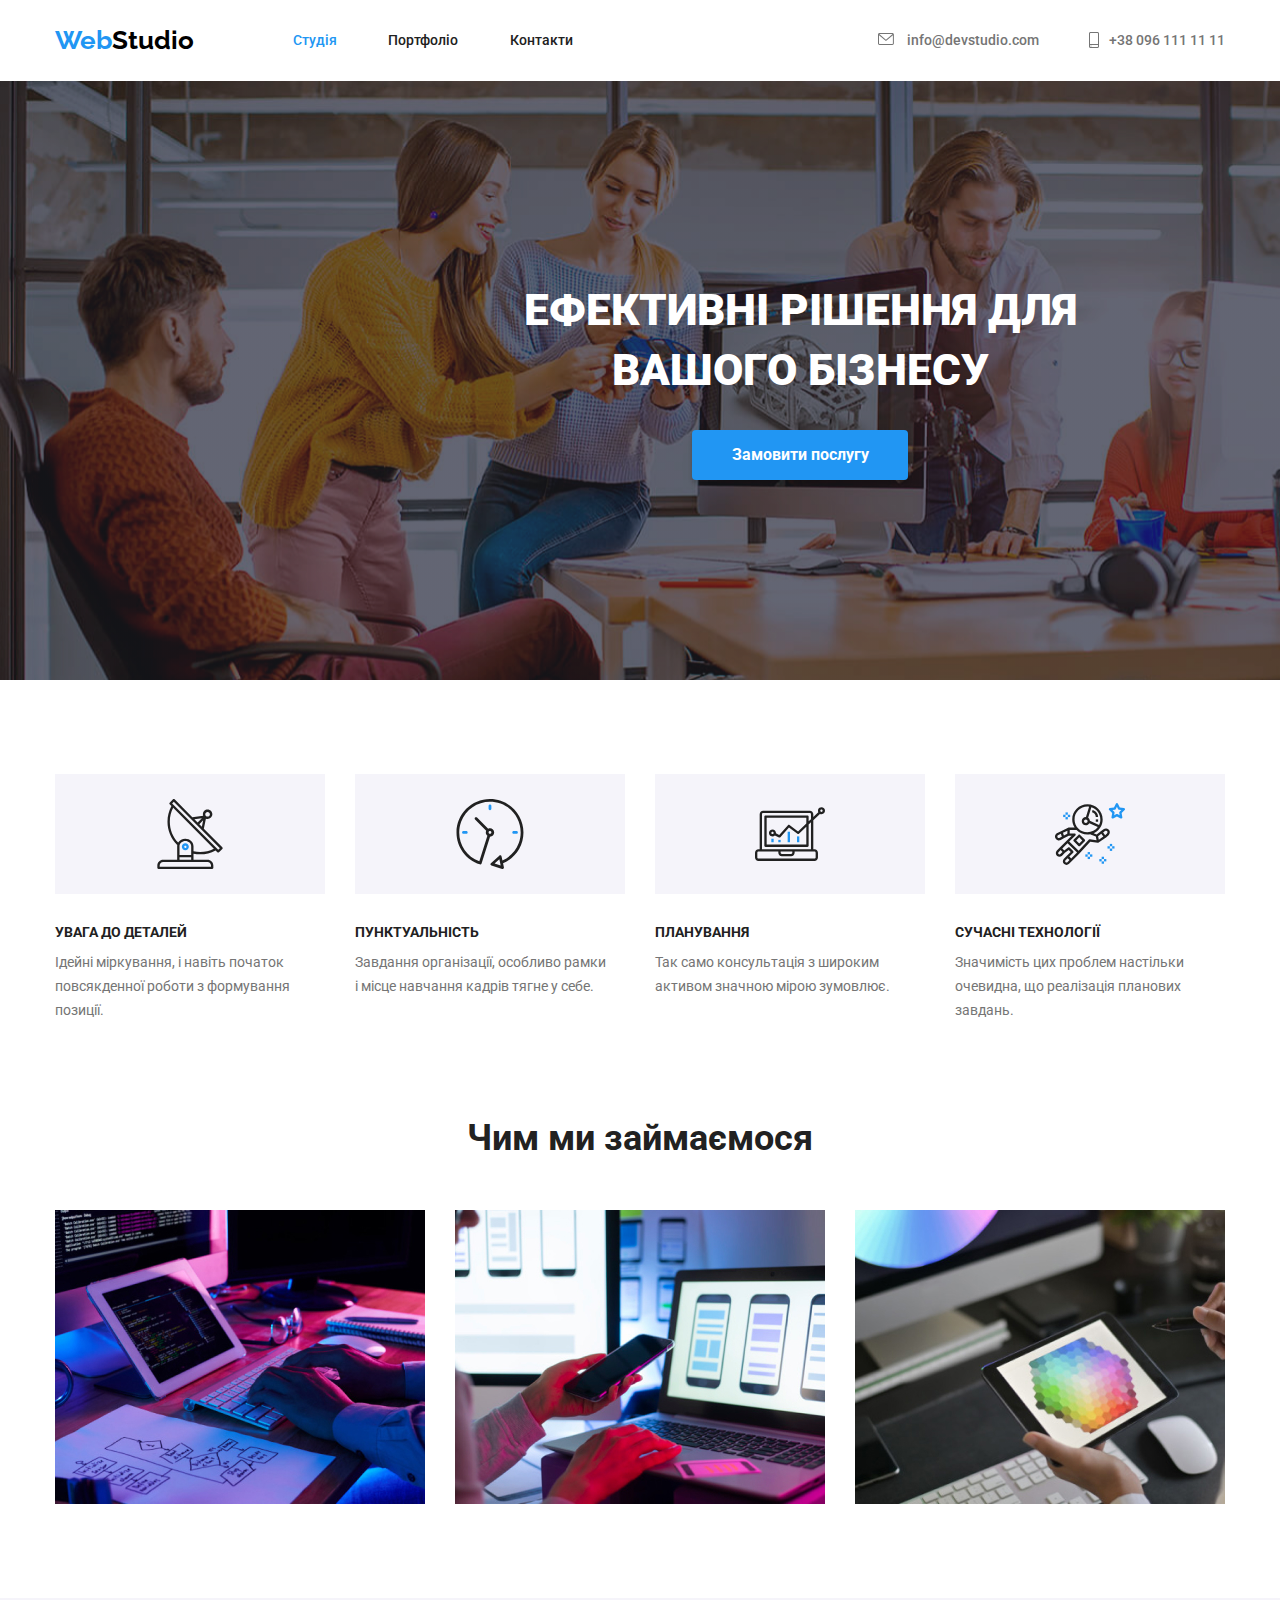
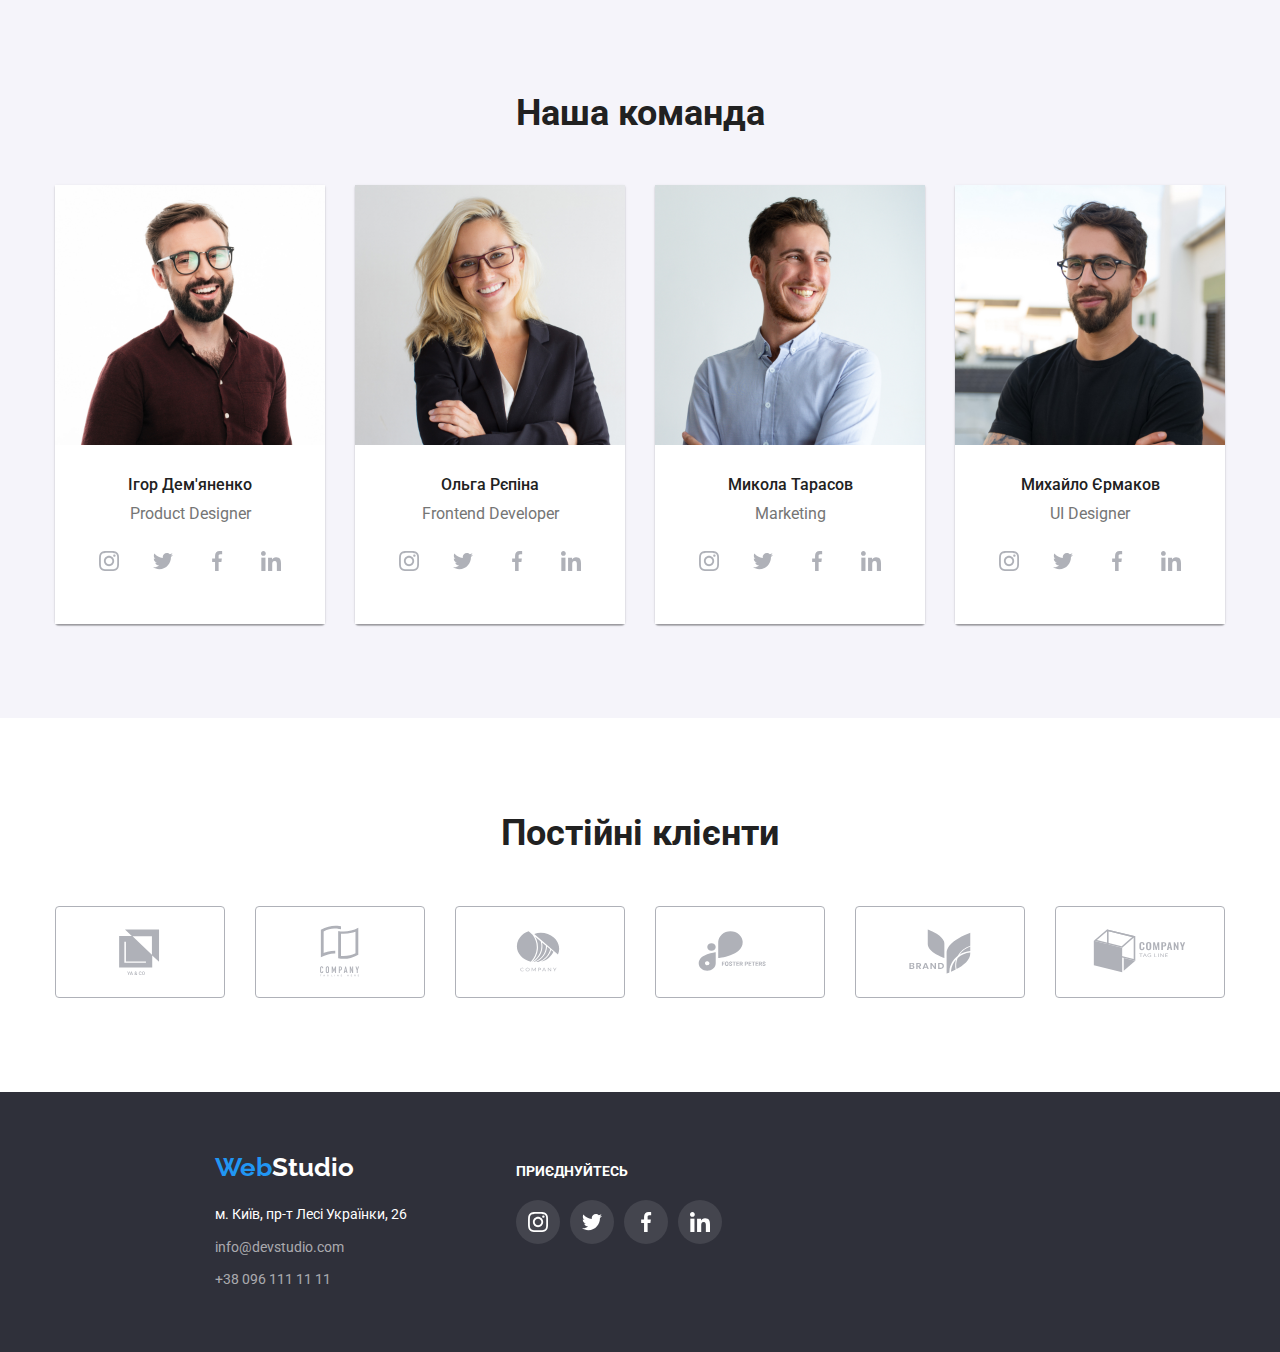
<file: index.html>
<!DOCTYPE html>
<html lang="en">

<head>
  <meta charset="UTF-8" />
  <meta http-equiv="X-UA-Compatible" content="IE=edge" />
  <meta name="viewport" content="width=device-width, initial-scale=1.0" />
  <title>firstwork</title>
  <link rel="stylesheet" href="https://cdn.jsdelivr.net/npm/modern-normalize@1.1.0/modern-normalize.min.css">
  <link rel="stylesheet" href="./css/styles.css" />
  <link rel="preconnect" href="https://fonts.googleapis.com">
  <link rel="preconnect" href="https://fonts.gstatic.com" crossorigin>
  <link href="https://fonts.googleapis.com/css2?family=Raleway:wght@700&family=Roboto:wght@400;500;700&display=swap"
    rel="stylesheet">
</head>

<body>
  <header>

    <div class="conteiner conteiner_header">
      <!-- logo -->

      <a class="logo" href="/">
        <p class="logo_studio">
          <span class="logo-web">Web</span>Studio
        </p>
      </a>

      <!-- navigation -->
      <nav class="nav">

        <ul class="nav_mid">
          <li class="nav_mid_one">
            <a class="nav_mid_active" href="">Студія</a>
          </li>
          <li class="nav_mid_two">
            <a class="nav_mid_portfolio" href="./portfolio.html">Портфоліо</a>
          </li>
          <li class="nav_mid_three">
            <a class="nav_mid_kontact" href="">Контакти</a>
          </li>
        </ul>





        <!-- navigationRight -->

        <ul class="nav_right">




          <li class="nav_right_mail_group">
            <svg width="16" height="12" class="icon_nav_right_mail">
              <use href="./images/sprite/symbol-defs.svg#icon-mail"></use>
            </svg>
            <a class="nav_right_mail" href="mailto:info@devstudio.com">info@devstudio.com</a>
          </li>




          <li class="nav_right_number_group">
            <svg width="10" height="16" class="icon-smartphone">
              <use href="./images/sprite/symbol-defs.svg#icon-smartphone"></use>
            </svg>
            <a class="nav_right_num_color" href="tel:+380961111111">+38 096 111 11 11</a>
          </li>

        </ul>
      </nav>
    </div>
  </header>

  <main>
    <!-- hero -->

    <section>
      <div class="conteiner hero_sect">
        <h1 class="hero_title">
          ЕФЕКТИВНІ РІШЕННЯ ДЛЯ
          ВАШОГО БІЗНЕСУ
        </h1>

        <button class="hero_btn" type="button">Замовити послугу</button>
      </div>
    </section>


    <!-- peculiarity -->
    <section class="peculiarity conteiner">
      <ul class="peculiarity-conteiner">

        <li class="peculiarite-item">
          <div class="peculiarite-item_img">
            <svg width="70" height="70">
              <use href="./images/sprite/symbol-defs.svg#icon-antenna1"></use>
            </svg>
          </div>
          <h3 class="peculiarity-title">УВАГА ДО ДЕТАЛЕЙ</h3>
          <p class="peculiarity-text">
            Ідейні міркування, і навіть початок повсякденної роботи з
            формування позиції.
          </p>

        </li>

        <li class="peculiarite-item">
          <div class="peculiarite-item_img">
            <svg width="70" height="70">
              <use href="./images/sprite/symbol-defs.svg#icon-clock2"></use>
            </svg>
          </div>
          <h3 class="peculiarity-title">ПУНКТУАЛЬНІСТЬ</h3>
          <p class="peculiarity-text">
            Завдання організації, особливо рамки<br /> і місце навчання кадрів тягне
            у себе.
          </p>
        </li>

        <li class="peculiarite-item">
          <div class="peculiarite-item_img">
            <svg width="70" height="70">
              <use href="./images/sprite/symbol-defs.svg#icon-diagram3"></use>
            </svg>
          </div>
          <h3 class="peculiarity-title">ПЛАНУВАННЯ</h3>
          <p class="peculiarity-text">
            Так само консультація з широким активом значною мірою зумовлює.
          </p>
        </li>

        <li class="peculiarite-item">
          <div class="peculiarite-item_img">
            <svg width="70" height="70">
              <use href="./images/sprite/symbol-defs.svg#icon-astronaut4"></use>
            </svg>
          </div>
          <h3 class="peculiarity-title">СУЧАСНІ ТЕХНОЛОГІЇ</h3>
          <p class="peculiarity-text">
            Значимість цих проблем настільки очевидна, що реалізація планових
            завдань.
          </p>
        </li>

      </ul>
    </section>
    <!-- progects -->
    <section class="progects">
      <div class="conteiner">
        <h2 class="progects_title">Чим ми займаємося</h2>
        <ul class="progect_img">
          <li>
            <img src="/images/whatwedo/noyt.jpg" alt="Ноутбук" width="370" height="294" />
          </li>
          <li>
            <img src="/images/whatwedo/tel.jpg" alt="Ноутбук и телефон" width="370" height="294" />
          </li>
          <li>
            <img src="/images/whatwedo/plansh.jpg" alt="Планшет" width="370" height="294" />
          </li>
        </ul>
      </div>
    </section>

    <!-- team -->
    <section class="team">
      <div class="conteiner">
        <h2 class="team_title">Наша команда</h2>
        <ul class="team_group">
          <li class="team_group_box">
            <img class="team_img" src="/images/personal/pers1.jpg" alt="Первый сотрудник мужчина" width="270"
              height="260" />
            <div class="team_info">
              <p class="team_name">Ігор Дем'яненко</p>
              <p class="team_job">Product Designer</p>


              <ul class="team_icons">

                <li>
                  <a class="team_icons_link" href="">
                    <svg class="team_icons_group">
                      <use href="./images/sprite/symbol-defs.svg#icon-instagram"></use>
                    </svg>
                  </a>
                </li>

                <li>
                  <a class="team_icons_link" href="">
                    <svg class="team_icons_group">
                      <use href="./images/sprite/symbol-defs.svg#icon-twitter"></use>
                    </svg>
                  </a>
                </li>

                <li>
                  <a class="team_icons_link" href="">
                    <svg class="team_icons_group">
                      <use href="./images/sprite/symbol-defs.svg#icon-facebook"></use>
                    </svg>
                  </a>
                </li>

                <li>
                  <a class="team_icons_link" href="">
                    <svg class="team_icons_group">
                      <use href="./images/sprite/symbol-defs.svg#icon-linkedin"></use>
                    </svg>
                  </a>
                </li>

              </ul>


            </div>
          </li>

          <li class="team_group_box">
            <img class="team_img" src="/images/personal/pers2.jpg" alt="Сотрудница" width="270" height="260" />
            <div class="team_info">
              <p class="team_name">Ольга Рєпіна</p>
              <p class="team_job">Frontend Developer</p>
              <ul class="team_icons">
                <li>
                  <a class="team_icons_link" href="">
                    <svg class="team_icons_group">
                      <use href="./images/sprite/symbol-defs.svg#icon-instagram"></use>
                    </svg>
                  </a>
                </li>
                <li>
                  <a class="team_icons_link" href="">
                    <svg class="team_icons_group">
                      <use href="./images/sprite/symbol-defs.svg#icon-twitter"></use>
                    </svg>
                  </a>
                </li>
                <li>
                  <a class="team_icons_link" href="">
                    <svg class="team_icons_group">
                      <use href="./images/sprite/symbol-defs.svg#icon-facebook"></use>
                    </svg>
                  </a>
                </li>
                <li>
                  <a class="team_icons_link" href="">
                    <svg class="team_icons_group">
                      <use href="./images/sprite/symbol-defs.svg#icon-linkedin"></use>
                    </svg>
                  </a>
                </li>
              </ul>
            </div>
          </li>

          <li class="team_group_box">
            <img class="team_img" src="/images/personal/pers3.jpg" alt="Второй сотрудник" width="270" height="260" />
            <div class="team_info">
              <p class="team_name">Микола Тарасов</p>
              <p class="team_job">Marketing</p>
              <ul class="team_icons">

                <li>
                  <a class="team_icons_link" href="">
                    <svg class="team_icons_group">
                      <use href="./images/sprite/symbol-defs.svg#icon-instagram"></use>
                    </svg>
                  </a>
                </li>

                <li>
                  <a class="team_icons_link" href="">
                    <svg class="team_icons_group">
                      <use href="./images/sprite/symbol-defs.svg#icon-twitter"></use>
                    </svg>
                  </a>
                </li>

                <li>
                  <a class="team_icons_link" href="">
                    <svg class="team_icons_group">
                      <use href="./images/sprite/symbol-defs.svg#icon-facebook"></use>
                    </svg>
                  </a>
                </li>

                <li>
                  <a class="team_icons_link" href="">
                    <svg class="team_icons_group">
                      <use href="./images/sprite/symbol-defs.svg#icon-linkedin"></use>
                    </svg>
                  </a>
                </li>

              </ul>
            </div>
          </li>

          <li class="team_group_box">
            <img class="team_img" src="/images/personal/pers4.jpg" alt="Третий сотрудник" width="270" height="260" />
            <div class="team_info">
              <p class="team_name">Михайло Єрмаков</p>
              <p class="team_job">UI Designer</p>
              <ul class="team_icons">
                <li>
                  <a class="team_icons_link" href="">
                    <svg class="team_icons_group">
                      <use href="./images/sprite/symbol-defs.svg#icon-instagram"></use>
                    </svg>
                  </a>
                </li>
                <li>
                  <a class="team_icons_link" href="">
                    <svg class="team_icons_group">
                      <use href="./images/sprite/symbol-defs.svg#icon-twitter"></use>
                    </svg>
                  </a>
                </li>
                <li>
                  <a class="team_icons_link" href="">
                    <svg class="team_icons_group">
                      <use href="./images/sprite/symbol-defs.svg#icon-facebook"></use>
                    </svg>
                  </a>
                </li>
                <li>
                  <a class="team_icons_link" href="">
                    <svg class="team_icons_group">
                      <use href="./images/sprite/symbol-defs.svg#icon-linkedin"></use>
                    </svg>
                  </a>
                </li>
              </ul>
            </div>
          </li>

        </ul>
      </div>
    </section>

    <!-- OUR CLIENTS -->
    <section>
      <div class="conteiner client_conteiner">
        <h2 class="clients_title">
          Постійні клієнти
        </h2>

        <ul class="client_img_block">
          <li class="client_img">
            <svg width="106" height="60">
              <use href="./images/sprite/symbol-defs.svg#icon-logo1"></use>
            </svg>
          </li>

          <li class="client_img">
            <svg width="106" height="60">
              <use href="./images/sprite/symbol-defs.svg#icon-logo2"></use>
            </svg>
          </li>

          <li class="client_img">
            <svg width="106" height="60">
              <use href="./images/sprite/symbol-defs.svg#icon-logo3"></use>
            </svg>
          </li>

          <li class="client_img">
            <svg width="106" height="60">
              <use href="./images/sprite/symbol-defs.svg#icon-logo4"></use>
            </svg>
          </li>

          <li class="client_img">
            <svg width="106" height="60">
              <use href="./images/sprite/symbol-defs.svg#icon-logo5"></use>
            </svg>
          </li>
          <li class="client_img">
            <svg width="106" height="60">
              <use href="./images/sprite/symbol-defs.svg#icon-logo6"></use>
            </svg>
          </li>

        </ul>
      </div>
    </section>

  </main>

  <footer>
    <div class="footer_conteiner">
      <div class="conteiner footer_conteiner_flex">

        <div>
          <a class="logo" href="/">
            <p class="logo-studio_footer"><span class="logo-web">Web</span>Studio</p>
          </a>


          <address class="address">

            <ul class="address_info">
              <li class="address_address">
                <a class="address_city" href="">м. Київ, пр-т Лесі Українки, 26</a>
              </li>
              <li class="address_address">
                <a class="address_link" href="mailto:info@devstudio.com">info@devstudio.com</a>
              </li>
              <li class="address_address">
                <a class="address_phone" href="tel:+380961111111">+38 096 111 11 11</a>
              </li>
            </ul>
          </address>
        </div>

        <div class="footer_block_socials">
          <h3 class="footer_title_h">
            ПРИЄДНУЙТЕСЬ
          </h3>
          <ul class="footer_img_flex">
            <li class="footer_title_img">
              <svg width="20" height="20">
                <use href="./images/sprite/symbol-defs.svg#icon-instagram"></use>
              </svg>
            </li>

            <li class="footer_title_img">
              <svg width="20" height="20">
                <use href="./images/sprite/symbol-defs.svg#icon-twitter"></use>
              </svg>
            </li>

            <li class="footer_title_img">
              <svg width="20" height="20">
                <use href="./images/sprite/symbol-defs.svg#icon-facebook"></use>
              </svg>
            </li>

            <li class="footer_title_img">
              <svg width="20" height="20">
                <use href="./images/sprite/symbol-defs.svg#icon-linkedin"></use>
              </svg>
            </li>
          </ul>
        </div>


      </div>
    </div>
  </footer>


</body>

</html>
</file>
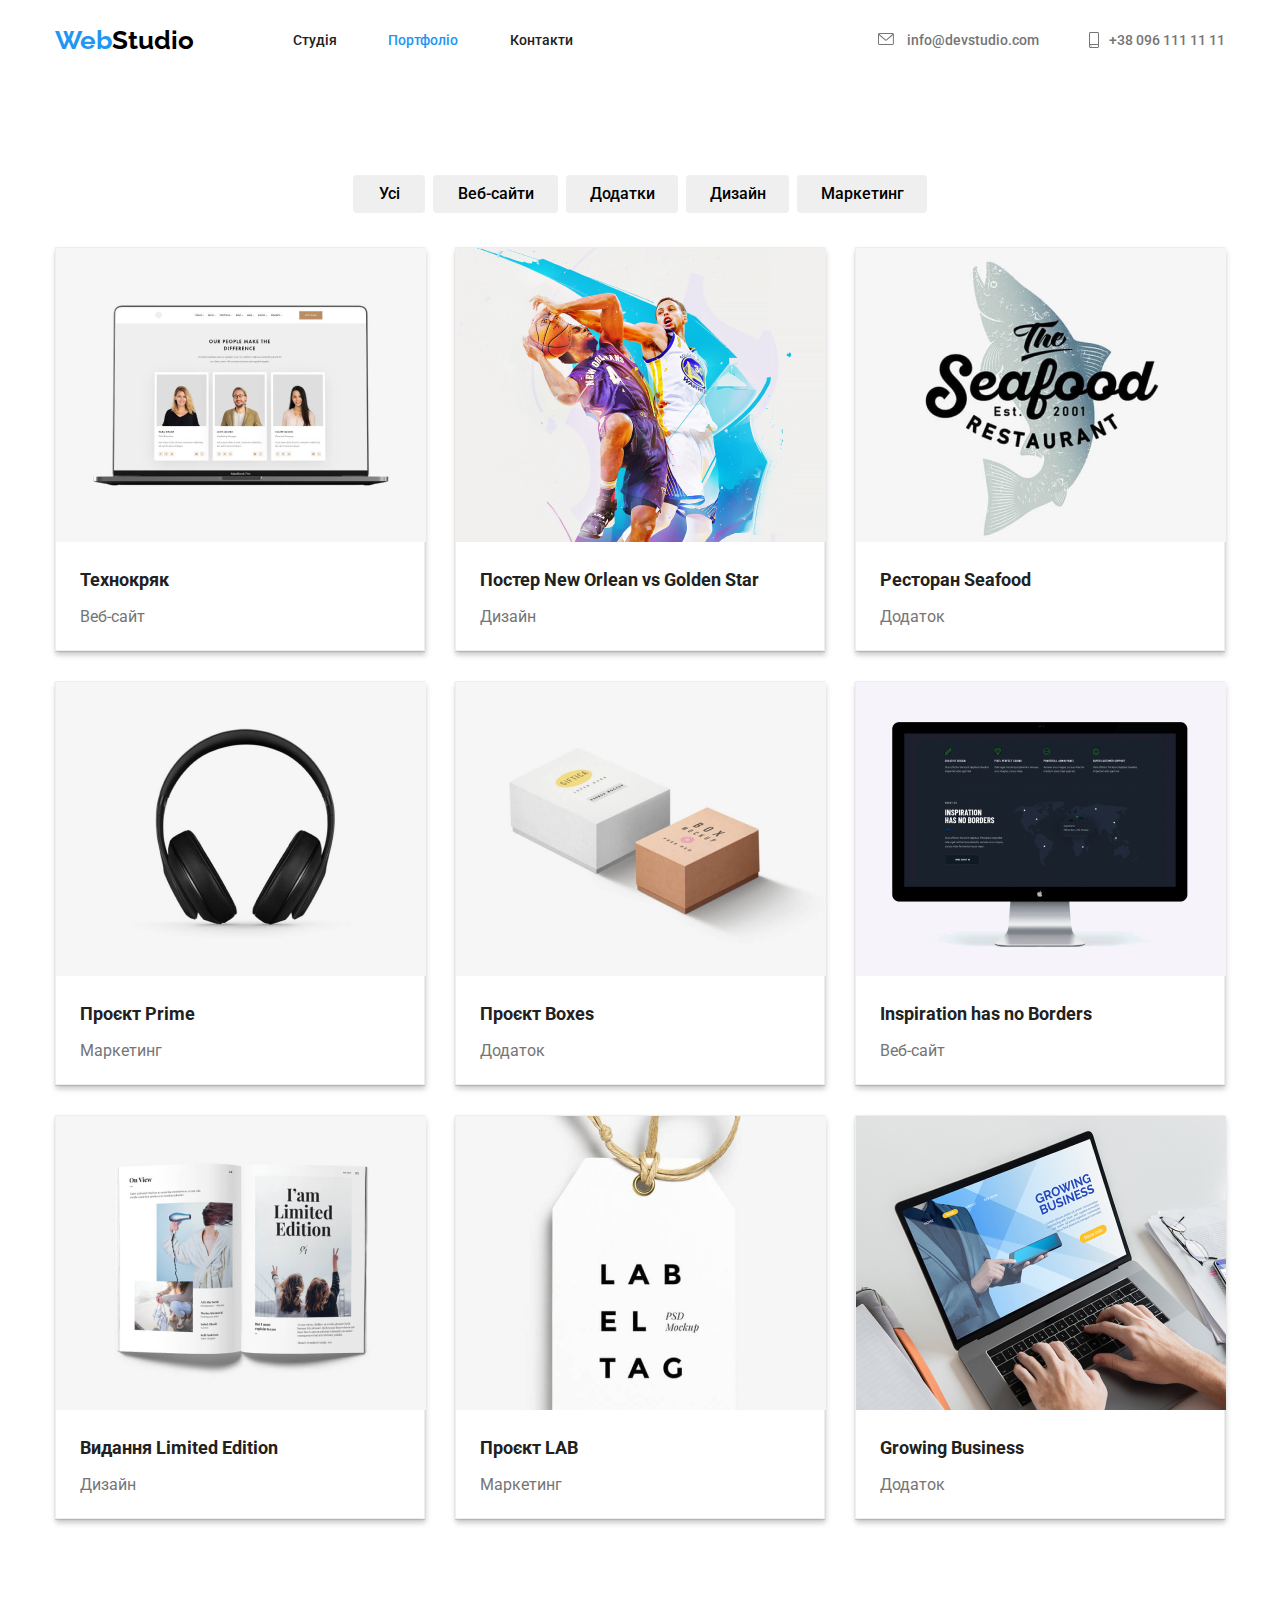
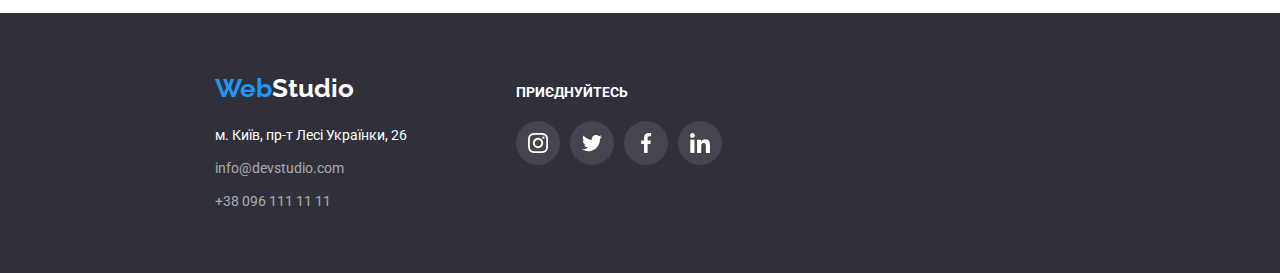
<file: portfolio.html>
<!DOCTYPE html>
<html lang="en">
<head>
    <meta charset="UTF-8">
    <meta http-equiv="X-UA-Compatible" content="IE=edge">
    <meta name="viewport" content="width=device-width, initial-scale=1.0">
    <title>Portfolio</title>
    <link rel="stylesheet" href="https://cdn.jsdelivr.net/npm/modern-normalize@1.1.0/modern-normalize.min.css">
    <link rel="stylesheet" href="./css/styles.css" />
    <link rel="preconnect" href="https://fonts.googleapis.com">
<link rel="preconnect" href="https://fonts.gstatic.com" crossorigin>
<link href="https://fonts.googleapis.com/css2?family=Raleway:wght@700&family=Roboto:wght@400;500;700&display=swap" rel="stylesheet">
</head>
<body>
    <header>
      <div class="conteiner conteiner_header">
        <!-- logo -->
    
          <a class="logo" href="/">
          <p class="logo_studio">
            <span class="logo-web">Web</span>Studio</p>
        </a>
        
        <!-- navigation -->
        <nav class="nav">
          
          <ul class="nav_mid">
            <li class="nav_mid_one">
              <a class="nav_mid_st" href="">Студія</a>
            </li>
            <li class="nav_mid_two">
              <a class="nav_mid_active" href="./portfolio.html">Портфоліо</a>
            </li>
            <li class="nav_mid_three">
              <a class="nav_mid_kontact" href="">Контакти</a>
            </li>
           </ul>
          
        
  
        
  
        <!-- navigationRight -->
        
        <ul class="nav_right">
          
  
          
  
           <li class="nav_right_mail_group">
             <svg 
              width="16"
              height="12" 
              class="icon_nav_right_mail">
              <use class="icon_nav_right_mail_io" href="./images/sprite/symbol-defs.svg#icon-mail"></use>
             </svg>
             <a class="nav_right_mail" href="mailto:info@devstudio.com">info@devstudio.com</a> 
          </li>
  
          
           
          <li class="nav_right_number_group">
            <svg
             width="10"
             height="16" 
               class="icon-smartphone">
              <use href="./images/sprite/symbol-defs.svg#icon-smartphone"></use>
            </svg>
            <a class="nav_right_num_color" href="tel:+380961111111">+38 096 111 11 11</a>
          </li>
          
  
          
        </ul>
        </nav>
      </div>
    </header>
       <section class="portfolio conteiner">
        <ul class="portfolio_button">
            <li class="bt_port">
                <button class="portfolio_btn_one p_button" type="button">Усі</button>
            </li>
            <li class="bt_port">
                <button class="portfolio_btn_two p_button" type="button">Веб-сайти</button>
            </li>
            <li class="bt_port">
                <button class="portfolio_btn_three p_button" type="button">Додатки</button>
            </li>
            <li class="bt_port">
                <button class="portfolio_btn_fore p_button" type="button">Дизайн</button>
            </li>
            <li class="bt_port">
                <button class="portfolio_btn_five p_button" type="button">Маркетинг</button>
            </li>
        </ul>
        <ul class="portfolio_img">
          <li class="p_block">
                <img src="/images/portfolio/img1.png" alt="img1"
                width="370"
                height="294"> 
                <div class="portfolio_img_info">
                <h3 class="portfolio_title">Технокряк</h3>
                <p class="portfolio_text">Веб-сайт</p>
              </div>
            </li>
            <li class="p_block">
                <img src="/images/portfolio/img2.png" alt="img2"
                width="370"
                height="294">
                <div class="portfolio_img_info">
                <h3 class="portfolio_title">Постер New Orlean vs Golden Star</h3>
                <p class="portfolio_text">Дизайн</p>
              </div>
            </li>
            <li class="p_block">
                <img src="/images/portfolio/img3.png" alt="img3"
                width="370"
                height="294">
                <div class="portfolio_img_info">
                <h3 class="portfolio_title">Ресторан Seafood</h3>
                <p class="portfolio_text">Додаток</p>
              </div>
            </li>
            <li class="p_block">
                <img src="/images/portfolio/img4.png" alt="img4"
                width="370"
                height="294">
                <div class="portfolio_img_info">
                <h3 class="portfolio_title">Проєкт Prime</h3>
                <p class="portfolio_text">Маркетинг</p>
              </div>
            </li>
            <li class="p_block">
                <img src="/images/portfolio/img5.png" alt="img5"
                width="370"
                height="294">
                <div class="portfolio_img_info">
                <h3 class="portfolio_title">Проєкт Boxes</h3>
                <p class="portfolio_text" >Додаток</p>
                </div>
            </li>
            <li class="p_block">
                <img src="/images/portfolio/img6.png" alt="img6"
                width="370"
                height="294">
                <div class="portfolio_img_info">
                <h3 class="portfolio_title">Inspiration has no Borders</h3>
                <p class="portfolio_text">Веб-сайт</p>
               </div>
            </li>
            <li class="p_block">
                <img src="/images/portfolio/img7.png" alt="img7"
                width="370"
                height="294">
                <div class="portfolio_img_info">
                <h3 class="portfolio_title">Видання Limited Edition</h3>
                <p class="portfolio_text">Дизайн</p>
              </div>
            </li>
            <li class="p_block">
                <img src="/images/portfolio/img8.png" alt="img8"
                width="370"
                height="294">
                <div class="portfolio_img_info">
                <h3 class="portfolio_title">Проєкт LAB</h3>
                <p class="portfolio_text">Маркетинг</p>
              </div>
            </li>
            <li class="p_block">
                <img src="/images/portfolio/img9.png" alt="img9"
                width="370"
                height="294">
                <div class="portfolio_img_info">
                <h3 class="portfolio_title">Growing Business</h3>
                <p class="portfolio_text">Додаток</p>
              </div>
            </li> 
        </ul>
       </section>
    <footer>
      <div class="footer_conteiner">
        <div class="conteiner footer_conteiner_flex">
        
        <div>
      <a class="logo" href="/">
        <p class="logo-studio_footer"><span class="logo-web">Web</span>Studio</p>
      </a>

      
      <address class="address">
        
        <ul class="address_info">
          <li class="address_address">
            <a class="address_city" href="">м. Київ, пр-т Лесі Українки, 26</a>
          </li>
          <li class="address_address">
            <a class="address_link" href="mailto:info@devstudio.com">info@devstudio.com</a>
          </li>
          <li class="address_address">
            <a class="address_phone" href="tel:+380961111111">+38 096 111 11 11</a>
          </li>
        </ul>
      </address>
        </div>

      <div class="footer_block_socials">
      <h3 class="footer_title_h">
          ПРИЄДНУЙТЕСЬ
      </h3>
      <ul class="footer_img_flex">
        <li class="footer_title_img">
          <svg 
          width="20"
          height="20">
            <use href="./images/sprite/symbol-defs.svg#icon-instagram"></use>
          </svg>
        </li>

      <li class="footer_title_img">
        <svg 
        width="20"
        height="20">
          <use href="./images/sprite/symbol-defs.svg#icon-twitter"></use>
        </svg>
      </li>
       
      <li class="footer_title_img">
          <svg 
          width="20"
          height="20">
          <use href="./images/sprite/symbol-defs.svg#icon-facebook"></use>
        </svg>
      </li>
        
      <li class="footer_title_img">
          <svg 
          width="20"
          height="20">
          <use href="./images/sprite/symbol-defs.svg#icon-linkedin"></use>
        </svg>
      </li>
      </ul>
    </div>
    
    
    </div>
    </div>
    </footer>
</body>
</html>
</file>
<file: css/styles.css>
/* 
цвет основного текста #757575 
цвет заголовков #212121
цвет при фокусе #2196F3
цвет в футере и при наведени на кнопки #FFFFFF
*/

:root{
    --primary-text-color: #757575;
    --title-text-color: #212121;
    --white-color: #FFFFFF;
    --accent-color: #2196F3;
    --bck-portfolio: #F5F4FA;
    --bckground-color: #2F303A;
    --social-icons: #AFB1B8
}
body{
    font-family: 'roboto';
    font-style: normal;
    font-weight: 400;
    color: var(--title-text-color);

    /* Убрал точки и подчеркивания */
}
li{
    list-style: none;
}
a{
    text-decoration: none;
}
                 /* h1 h2 h3 h4 */
.h2, h3, h4{
    font-weight: 700;
}
/* Убрал отступы */
h1, 
h2,
h3,
h4,
p {
    margin-top: 0;
    margin-bottom: 0;
}
ul,
ol {
    margin-top: 0;
    margin-bottom: 0;
    padding-left: 0;
}
/* Что-бы не было отступов между картинками */
img {
    display: block;
}
.link {
    text-decoration: none;
}
.list {
    list-style: none;
}
.conteiner {
    width: 1200px;
    margin-left: auto;
    margin-right: auto;
    padding-left: 15px;
    padding-right: 15px;
}
/* =============================HEADER SECTION ============================*/
/* LOGO */
.conteiner_header {
    display: flex;
    align-items: center;

}


.logo{
    text-decoration: none;
    font-family: 'raleway';
    font-weight: 700;
    font-size: 26px;
    line-height: 1.2;
}

.logo_studio{
    color: #000000;
    margin-right: 93px;
    width: 145px;
}

.logo-web{
    color: var(--accent-color);
}

/* NAVIGATION */
.nav{
    display: flex;
    flex-grow: 1;
    color: var(--title-text-color);
    font-weight: 500;
    font-size: 14px;
    line-height: 1.2;
    padding-bottom: 32px;
    padding-top: 32px;
}


/* nav mid portfolio */
.nav_mid {
    display: flex;
}

a.nav_mid_st{
    text-decoration: none;
}
.nav_mid_st,
.nav_mid_portfolio,
.nav_mid_kontact{
    display: inline-block;
    text-decoration: none;
    list-style: none;
    color: var(--title-text-color);
    font-weight: 500;
    font-size: 14px;
    line-height: 1.2;
}
.nav_mid_active {
    color: var(--accent-color);
}
.nav_mid_st:hover,
.nav_mid_st:focus {
    color: var(--accent-color);
}
.nav_mid_portfolio:hover,
.nav_mid_portfolio:focus{
    color: var(--accent-color);
}
.nav_mid_kontact:hover,
.nav_mid_kontact:focus {
    color: var(--accent-color);
}

.nav_mid_one,
.nav_mid_two,
.nav_mid_three:not(:last-child) {
    margin-right: 50px;
}
.nav_mid_one {
    width: 45px;
}
.nav_mid_two {
    width: 72px;
}
.nav_mid_three {
    width: 64px;
}

/* NAV RIGHT */
.nav_right {
    display: flex;
    margin-left: auto;
    gap: 50px;   
}

.icon_nav_right_mail {
    fill: var(--primary-text-color);
    border: 24px;
    margin-right: 10px;  
}

.icon_nav_right_mail:hover,
.icon_nav_right_mail:focus {
    fill: var(--accent-color);
}

a.nav_right_mail{
    text-decoration: none;
    color: var(--primary-text-color);
}

a.nav_right_mail:hover,
a.nav_right_mail:focus {
    color: var(--accent-color);
}

.nav_right_number_group {
    display: flex;
    justify-self: center;
}

.icon-smartphone {
    margin-right: 10px;
    fill: var(--primary-text-color);
}
.icon-smartphone:hover,
.icon-smartphone:focus {
    fill: var(--accent-color);
}

.nav_right_num_color {
    color: var(--primary-text-color);
}
.nav_right_num_color:hover,
.nav_right_num_color:focus {
    color: #2196F3;
}
 /* ==========================HEADER SECTION=============================== */

 /* ===========================HERO SECTION ================================*/
.hero_sect {
    display: flex;
    flex-direction: column;
    align-items: center;
    width: 1600px;
    padding-top: 200px;
    padding-bottom: 200px;
    background-color: #C4C4C4;
    background-image:linear-gradient(rgba(47, 48, 58, 0.4),rgba(47, 48, 58, 0.4)), url(/images/hero/hero.png);
    background-size: cover;
}
.hero_title {
    text-align: center;
    width: 696px;
    font-weight: 900;
    font-size: 44px;
    line-height: 1.36;
    color: var(--white-color);
    margin-bottom: 30px;
}

.hero_btn {
    width: 216px;
    height: 50px;
    padding: 0;
    border: 0;
    text-align: center;
    font-family: Roboto;
    color: var(--white-color);
    background-color: var(--accent-color);
    font-weight: 700;
    font-size: 16px;
    line-height: 1.9;
    box-shadow: 0px 4px 4px rgba(0, 0, 0, 0.15);
    border-radius: 4px;
} 




 /*============================= HERO SECTION============================== */

 /*=========================== PECULIARITY SECTION========================*/

.peculiarity-conteiner{
    display: flex;
    padding-top: 94px;
    gap: 30px;
    padding-bottom: 47px;
}
.peculiarite-item_img{
    padding-left: 100px;
    padding-right: 100px;
    display: flex;
    justify-content: center;
    align-items: center;
    width: 270px;
    height: 120px;
    margin-bottom: 30px;
    background-color: var(--bck-portfolio);
}
          
.peculiarity-title{
    font-size: 14px;
    line-height: 1.2;
    margin-bottom: 10px;
}

.peculiarity-text{
    width: 255px;
    color: var(--primary-text-color);
    font-size: 14px;
    line-height: 1.7;
}
  /*=========================PECULIARITY SECTION=======================*/

/* =============================PROGECTS SECTION =======================*/

.progects_title{
    padding-top: 47px;
    font-size: 36px;
    line-height: 1.2;
    display: block;
    text-align: center;
    margin-bottom: 50px;
}
    

.progect_img {
    display: flex;
    gap: 30px;
    padding-bottom: 94px;
}
  /* =========================PROGECTS SECTION ========================*/

/* ============================TEAM SECTION ============================*/
.team {
    background-color: #F5F4FA;;
    padding-bottom: 94px;

}
.team_title{
    font-size: 36px;
    line-height: 1.2;
    display: block;
    text-align: center;
    margin-bottom: 50px;
    padding-top: 94px;
}
.team_group {
    display: flex;
    gap: 30px;
}
.team_group_box {
    box-shadow: 0px 1px 3px rgba(0, 0, 0, 0.12), 0px 1px 1px rgba(0, 0, 0, 0.14), 0px 2px 1px rgba(0, 0, 0, 0.2);
    border-radius: 0px 0px 4px 4px;
}

.team_info {
    padding-top: 30px;
    text-align: center;
    background-color: var(--white-color);
}

.team_name{
    font-weight: 500;
    font-size: 16px;
    line-height: 1.2;
    margin-bottom: 10px;
    
}
.team_job{
    color: var(--primary-text-color);
    font-size: 16px;
    line-height: 1.2;
    text-align: center;
}
.team_icons {
    padding-bottom: 41px;
    display: flex;
    margin-top: 16px;
    justify-content: center;
    gap: 10px;
}

.team_icons_link {
    display: flex;
    justify-content: center;
    align-items: center;
    border-radius: 50%;
    width: 44px;
    height: 44px;
}
.team_icons_link:hover,
.team_icons_link:focus {
    background-color: var(--accent-color);
}

.team_icons_group {
    width: 20px;
    height: 20px;
    fill: var(--social-icons);
}
.team_icons_link:hover .team_icons_group,
.team_icons_link:focus .team_icons_group {
    fill: var(--white-color);
}
  /* ============================TEAM SECTION ==========================*/

  /* ===========================OUR CLIENTS ===========================*/
.clients_title {
    font-size: 36px;
    line-height: 1.2;
    display: block;
    text-align: center;
    margin-bottom: 50px;
}
.client_conteiner {
    padding-top: 94px;
    padding-bottom: 94px;
}
.client_img_block {
    display: flex;
    justify-content: center;
    align-items: center;
    gap: 30px;   
    
}

.client_img {
    padding-left: 32px;
    padding-right: 32px;
    width: 170px;
    height: 92px;
    fill: var(--social-icons);
    display: flex;
    justify-content: center;
    align-items: center;
    border: 1px solid #AFB1B8;
    border-radius: 4px;
    
}

.client_img:hover,
.client_img:focus {
    fill: var(--accent-color);
}
  /* ===========================OUR CLIENTS ===========================*/

/*================================ FOOTER SECTION/ ====================*/
           
.footer_conteiner {
    background-color: var(--bckground-color);
    width: 1600px;
    margin-left: auto;
    margin-right: auto;
}       
.footer_conteiner_flex {
    display: flex;
    padding-bottom: 60px;
    padding-top: 60px;
}     

.logo-studio_footer {
    color: var(--white-color);  
    margin-bottom: 20px;
}
.footer_img_flex {
    display: flex;
    gap: 10px;
    margin-top: 20px;
}
.footer_title_h {
    font-size: 14px;
    line-height: 1.14;
    color: var(--white-color);

}

.address_info {
    width: 231px;
    font-size: 14px;
    line-height: 1.7;
    font-style: normal;
    display: block;
    margin-right: 70px;
}
.footer_block_socials {
    padding-top: 12px;
}
.address_address:not(:last-child) {
    margin-bottom: 9px;
}
.address_city {
    color: var(--white-color);
}
.address_link{
    color: rgba(255, 255, 255, 0.6);
}
.address_phone {
    color: rgba(255, 255, 255, 0.6);
}
.footer_title_img {
    display: flex;
    justify-content: center;
    align-items: center;
    width: 44px;
    height: 44px;
    fill: var(--white-color);
    background-color: rgba(255, 255, 255, 0.1);
    border-radius: 50%;
}
.footer_title_img:hover,
.footer_title_img:focus {
    background-color: var(--accent-color);
}
/* =======================FOOTER SECTION========================/ */

  /* =====================PORTFOLIO SECTION======================*/

         
.portfolio_button{
    padding-top: 94px;
    display: flex;
    justify-content: center;
    column-gap: 8px;
    margin-bottom: 34px;  
}

.p_button {
    height: 38px;
    border: 0;
    font-family: roboto;
    font-style: normal;
    font-weight: 500;
    font-size: 16px;
    line-height: 1.62;
}
.p_button:hover,
.p_button:focus {
    background-color: var(--accent-color);
    color: var(--white-color);
    box-shadow: 0px 3px 1px rgba(0, 0, 0, 0.1), 0px 1px 2px rgba(0, 0, 0, 0.08), 0px 2px 2px rgba(0, 0, 0, 0.12);
}

.portfolio_btn_one {
    padding-left: 25px;
    padding-right: 25px;
    min-width: 72px;
    border-radius: 4px;
}
.portfolio_btn_two {
    min-width: 125px;
    border-radius: 4px;
}
.portfolio_btn_three {
    min-width: 112px;
    border-radius: 4px;
}
.portfolio_btn_fore {
    min-width: 103px;
    border-radius: 4px;
}
.portfolio_btn_five{
    min-width: 130px;
    border-radius: 4px;
}
/* PORTFOLIO_IMG */
.portfolio_img{
    padding-bottom: 94px;
    display: flex;
    flex-wrap: wrap;
    row-gap: 30px;
    column-gap: 30px;
}
.p_block {
    width: 370px;
    height: 404px;
    border: 1px solid #EEEEEE;
    box-shadow: 0px 1px 1px rgba(0, 0, 0, 0.12), 0px 4px 4px rgba(0, 0, 0, 0.06), 1px 4px 6px rgba(0, 0, 0, 0.16);
}
.portfolio_img_info {
    padding-top: 20px;
    padding-bottom: 20px;
    padding-left: 24px;
}
.portfolio_title{
    font-size: 18px;
    line-height: 2;
    margin-bottom: 4px;
}
.portfolio_text{
    color: var(--primary-text-color);
    font-size: 16px;
    line-height: 1.9;
}





 /* ========================PORTFOLIO SECTION===========================*/
</file>
